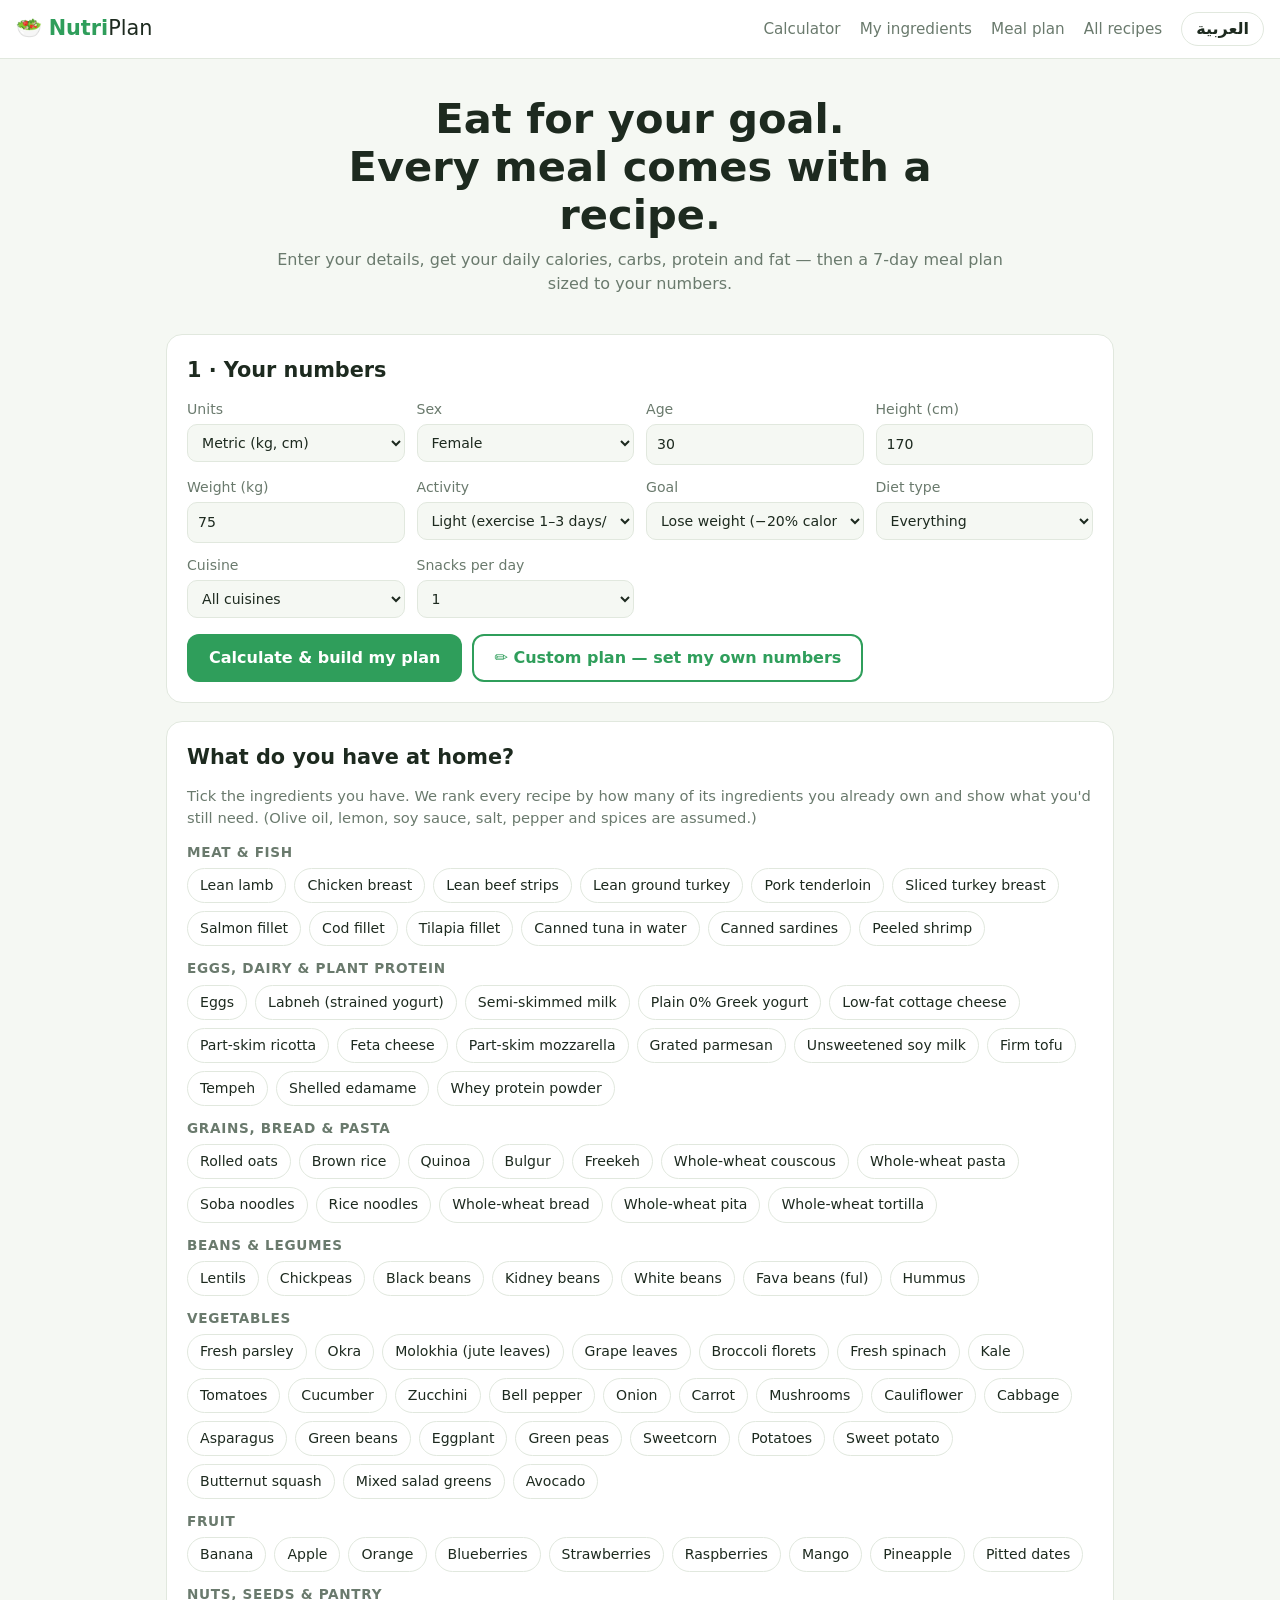
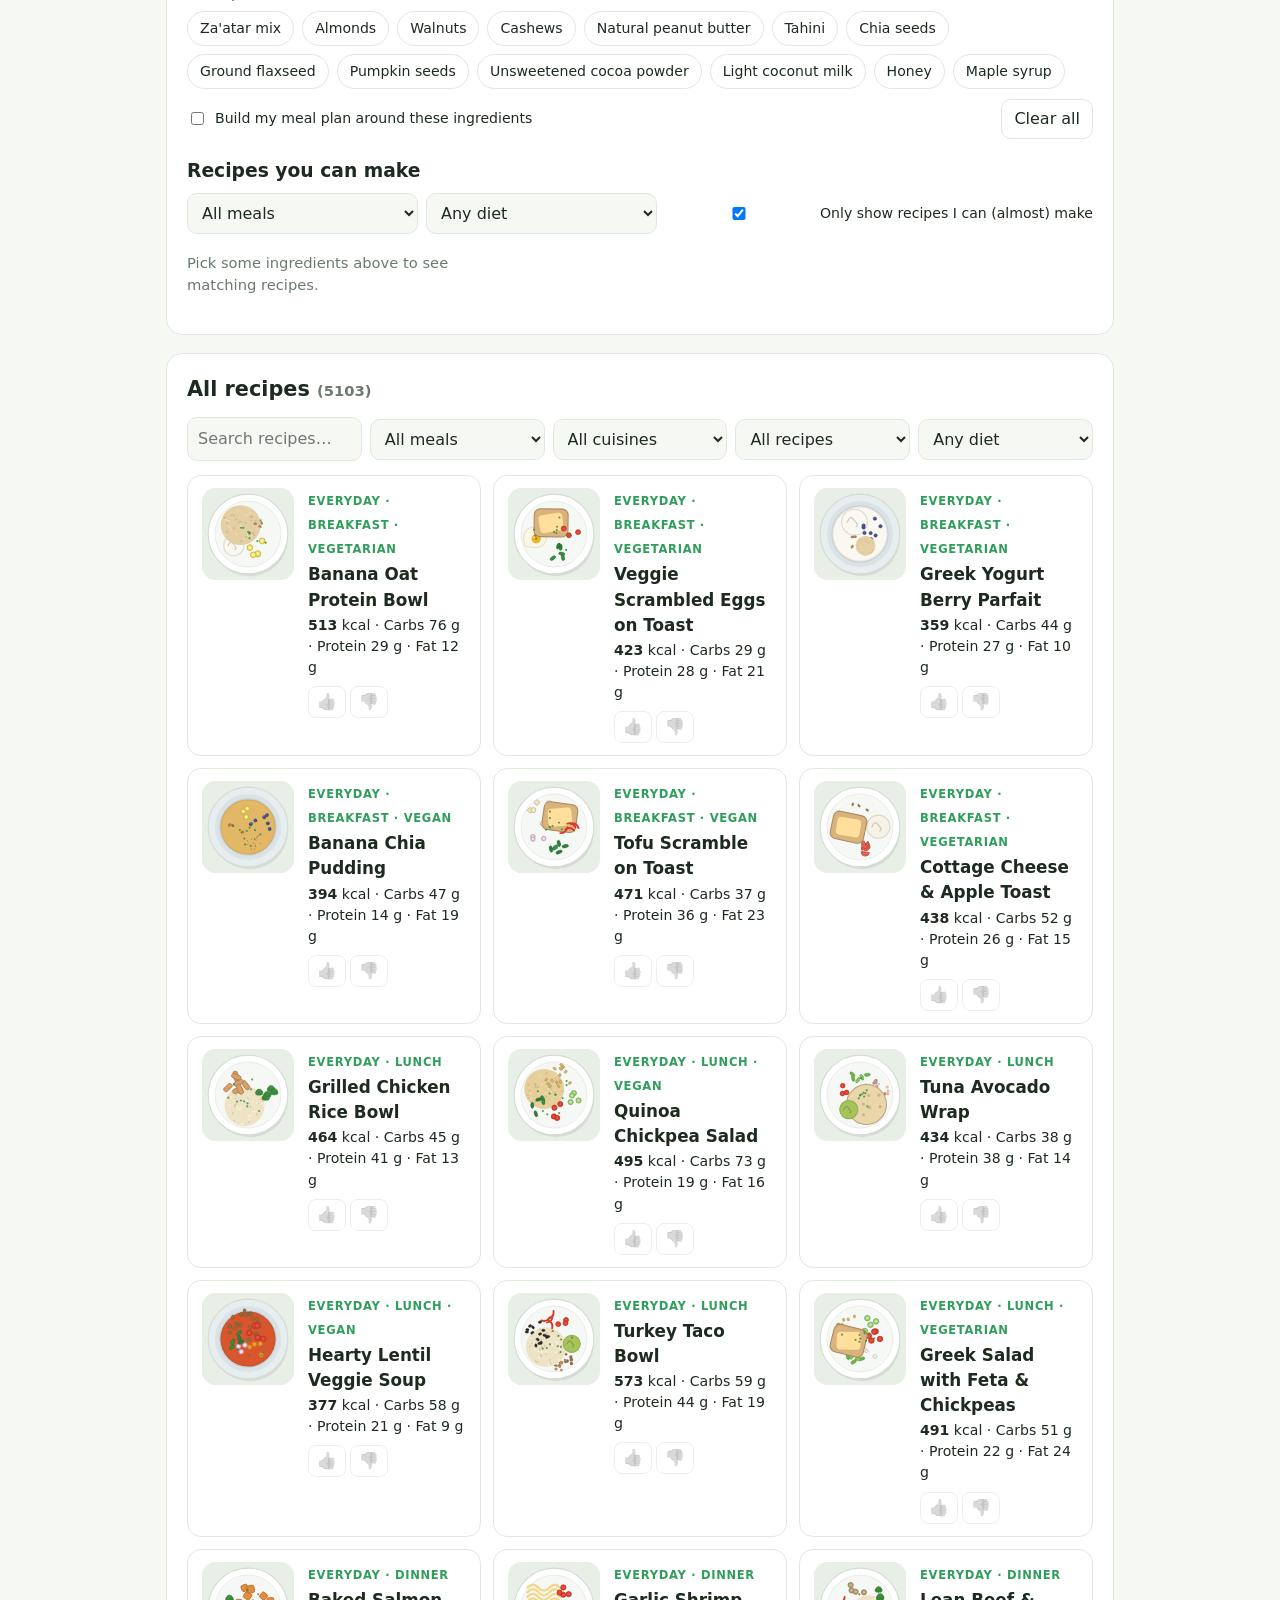
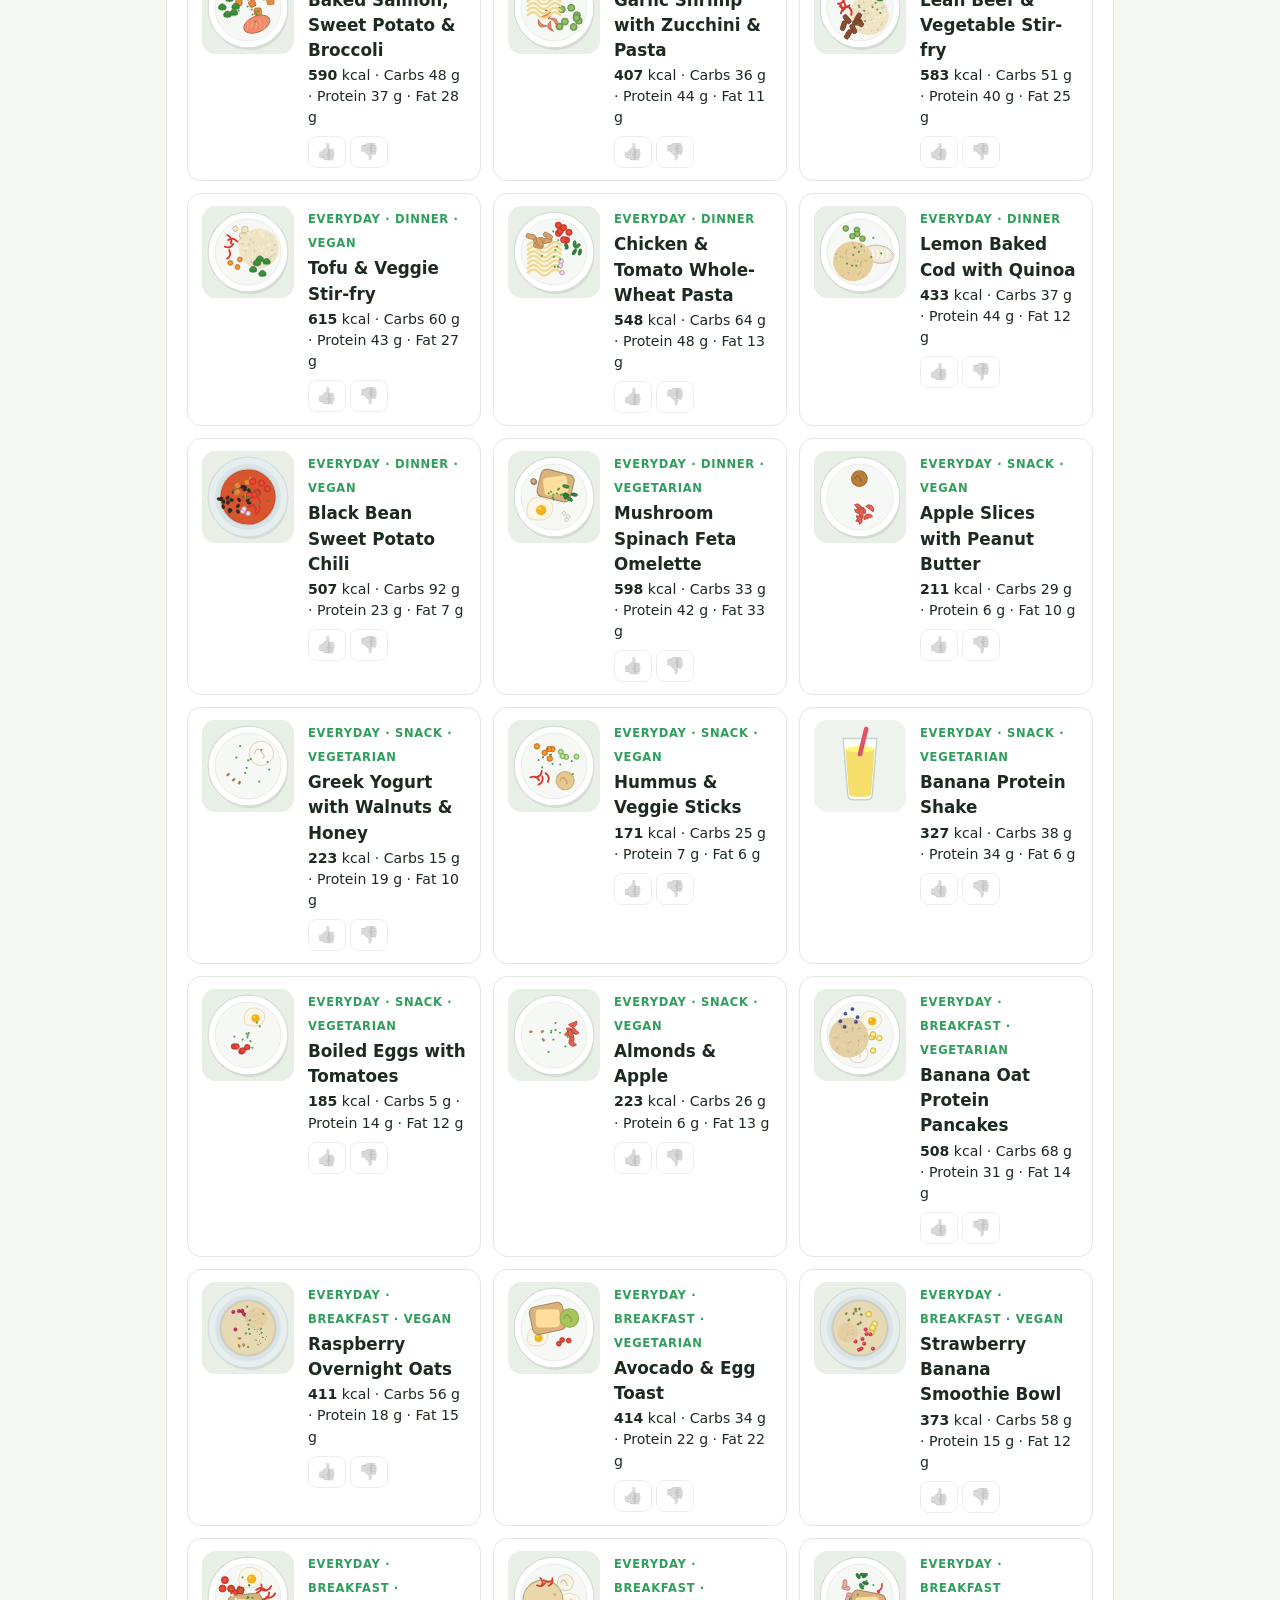
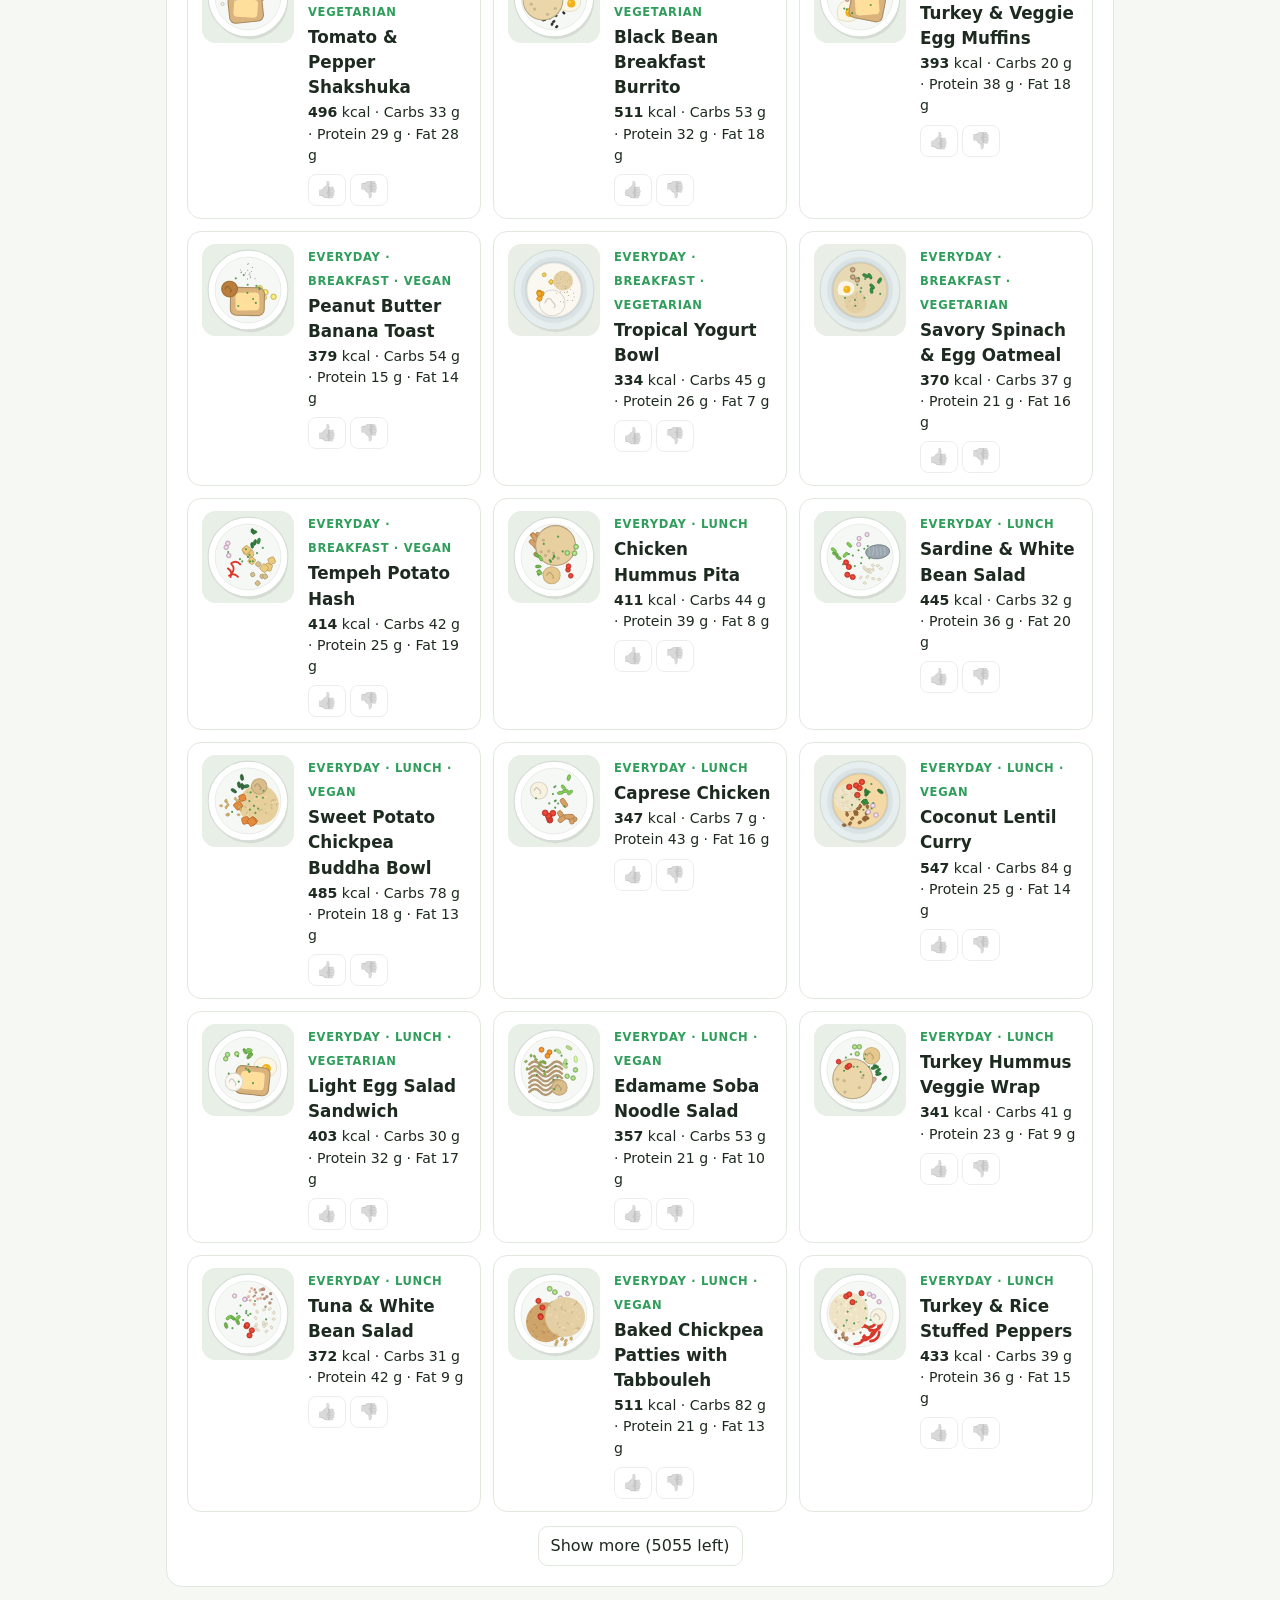
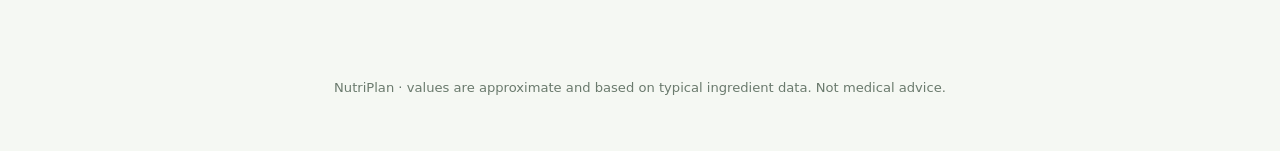
<file: index.html>
<!doctype html>
<html lang="en" dir="ltr">
<head>
<meta charset="utf-8">
<meta name="viewport" content="width=device-width,initial-scale=1">
<title>NutriPlan – Diet meal planner with recipes</title>
<meta name="description" content="Calculate your daily calories, carbs, protein and fat, then get a 7-day meal plan with a full recipe for every meal.">
<link rel="stylesheet" href="https://fonts.googleapis.com/css2?family=Noto+Sans+Arabic:wght@400;600;700&display=swap">
<link rel="stylesheet" href="style.css">
</head>
<body>
<header class="top">
  <a class="brand" href="#" data-i18n-html="brand"></a>
  <nav><a href="#calc" data-i18n="nav_calc"></a> <a href="#pantry" data-i18n="nav_pantry"></a> <a href="#plan" data-i18n="nav_plan"></a> <a href="#recipes" data-i18n="nav_recipes"></a>
    <button type="button" id="lang" class="langbtn" data-i18n="lang_btn" lang="ar"></button></nav>
</header>

<section class="hero">
  <h1 data-i18n-html="hero_h1"></h1>
  <p data-i18n="hero_p"></p>
</section>

<main>
<section id="calc" class="card">
  <h2 data-i18n="h_numbers"></h2>
  <form id="form" autocomplete="off">
    <div class="grid">
      <label><span data-i18n="units"></span>
        <select id="units"><option value="metric" data-i18n="metric"></option><option value="imperial" data-i18n="imperial"></option></select></label>
      <label><span data-i18n="sex"></span>
        <select id="sex"><option value="f" data-i18n="female"></option><option value="m" data-i18n="male"></option></select></label>
      <label><span data-i18n="age"></span> <input id="age" type="number" min="15" max="90" value="30" required></label>
      <label><span id="hlabel"></span> <input id="height" type="number" step="0.1" value="170" required></label>
      <label><span id="wlabel"></span> <input id="weight" type="number" step="0.1" value="75" required></label>
      <label><span data-i18n="activity"></span>
        <select id="activity">
          <option value="1.2" data-i18n="act1"></option>
          <option value="1.375" data-i18n="act2" selected></option>
          <option value="1.55" data-i18n="act3"></option>
          <option value="1.725" data-i18n="act4"></option>
          <option value="1.9" data-i18n="act5"></option>
        </select></label>
      <label><span data-i18n="goal"></span>
        <select id="goal">
          <option value="lose" data-i18n="goal_lose"></option>
          <option value="maintain" data-i18n="goal_maintain"></option>
          <option value="gain" data-i18n="goal_gain"></option>
        </select></label>
      <label><span data-i18n="diet"></span>
        <select id="diet"><option value="any" data-i18n="diet_any"></option><option value="veg" data-i18n="diet_veg"></option><option value="vegan" data-i18n="diet_vegan"></option></select></label>
      <label><span data-i18n="cuisine"></span>
        <select id="cuisine"></select></label>
      <label><span data-i18n="snacks"></span>
        <select id="snacks"><option value="0" data-i18n="snacks_none"></option><option value="1" selected>1</option><option value="2">2</option></select></label>
    </div>
    <div class="btns"><button class="primary" type="submit" data-i18n="btn_calc"></button>
      <button class="secondary" type="button" id="custom" data-i18n="btn_custom"></button></div>
  </form>
</section>

<section id="pantry" class="card">
  <h2 data-i18n="pantry_h"></h2>
  <p class="muted" data-i18n="pantry_p"></p>
  <div id="pantrygroups"></div>
  <div class="rowhead">
    <label class="check"><input type="checkbox" id="usepantry"> <span data-i18n="use_pantry"></span></label>
    <button type="button" id="clearpantry" class="ghost" data-i18n="clear_all"></button>
  </div>
  <h3><span data-i18n="pantry_recipes"></span> <span id="pcount" class="muted"></span></h3>
  <div class="filters">
    <select id="pmeal"><option value="" data-i18n="all_meals"></option><option value="breakfast" data-i18n="breakfast"></option><option value="lunch" data-i18n="lunch"></option><option value="dinner" data-i18n="dinner"></option><option value="snack" data-i18n="snack"></option></select>
    <select id="pdiet"><option value="any" data-i18n="any_diet"></option><option value="veg" data-i18n="diet_veg"></option><option value="vegan" data-i18n="diet_vegan"></option></select>
    <label class="check"><input type="checkbox" id="pall" checked> <span data-i18n="only_ok"></span></label>
  </div>
  <div id="plist" class="rlist"></div>
  <div id="pmore" class="morerow"></div>
</section>

<section id="results" hidden>
  <div class="card">
    <h2 data-i18n="targets_h"></h2>
    <p class="muted" data-i18n="targets_p"></p>
    <div class="targets">
      <div class="donut" id="donut"><div><b id="tkcal"></b><small id="tkunit"></small></div></div>
      <div class="macros">
        <label class="macro"><i class="dot k"></i><span data-i18n="calories"></span><input id="gk" type="number" min="800" max="6000" step="10"><small data-i18n="kcal"></small></label>
        <label class="macro"><i class="dot c"></i><span data-i18n="carbs"></span><input id="gc" type="number" min="0" max="900" step="5"><small data-i18n="g"></small></label>
        <label class="macro"><i class="dot p"></i><span data-i18n="protein"></span><input id="gp" type="number" min="0" max="500" step="5"><small data-i18n="g"></small></label>
        <label class="macro"><i class="dot f"></i><span data-i18n="fat"></span><input id="gf" type="number" min="0" max="300" step="1"><small data-i18n="g"></small></label>
        <div class="goalbar"><span id="gsplit" class="muted"></span><button type="button" class="ghost" id="greset" data-i18n="reset_goals"></button></div>
      </div>
    </div>
    <ul class="facts" id="facts"></ul>
    <p class="note" data-i18n="disclaimer"></p>
  </div>

  <div class="card" id="plan">
    <div class="rowhead">
      <h2 data-i18n="plan_h"></h2>
      <button id="shuffle" class="ghost" data-i18n="new_plan"></button>
    </div>
    <div class="tabs" id="days"></div>
    <div id="daytotals" class="daytotals"></div>
    <div id="meals" class="meals"></div>
  </div>
</section>

<section id="recipes" class="card">
  <h2><span data-i18n="recipes_h"></span> <span id="rcount" class="muted"></span></h2>
  <div class="filters">
    <input id="q" type="search" data-i18n-ph="search_ph">
    <select id="fmeal"><option value="" data-i18n="all_meals"></option><option value="breakfast" data-i18n="breakfast"></option><option value="lunch" data-i18n="lunch"></option><option value="dinner" data-i18n="dinner"></option><option value="snack" data-i18n="snack"></option></select>
    <select id="fcuisine"></select>
    <select id="fpref"><option value="" data-i18n="pref_all"></option><option value="liked" data-i18n="pref_liked"></option><option value="hide" data-i18n="pref_hide"></option></select>
    <select id="fdiet"><option value="any" data-i18n="any_diet"></option><option value="veg" data-i18n="diet_veg"></option><option value="vegan" data-i18n="diet_vegan"></option></select>
  </div>
  <div id="rlist" class="rlist"></div>
  <div id="rmore" class="morerow"></div>
</section>
</main>

<footer><p data-i18n="footer"></p></footer>

<div id="modal" class="modal" hidden>
  <div class="sheet" role="dialog" aria-modal="true" aria-labelledby="mtitle">
    <button class="close" id="mclose" aria-label="Close">×</button>
    <div id="mbody"></div>
  </div>
</div>

<script src="data.js"></script>
<script src="data2.js"></script>
<script src="data3.js"></script>
<script src="ar.js"></script>
<script src="gen.js"></script>
<script src="img.js"></script>
<script src="i18n.js"></script>
<script src="app.js"></script>
</body>
</html>
</file>
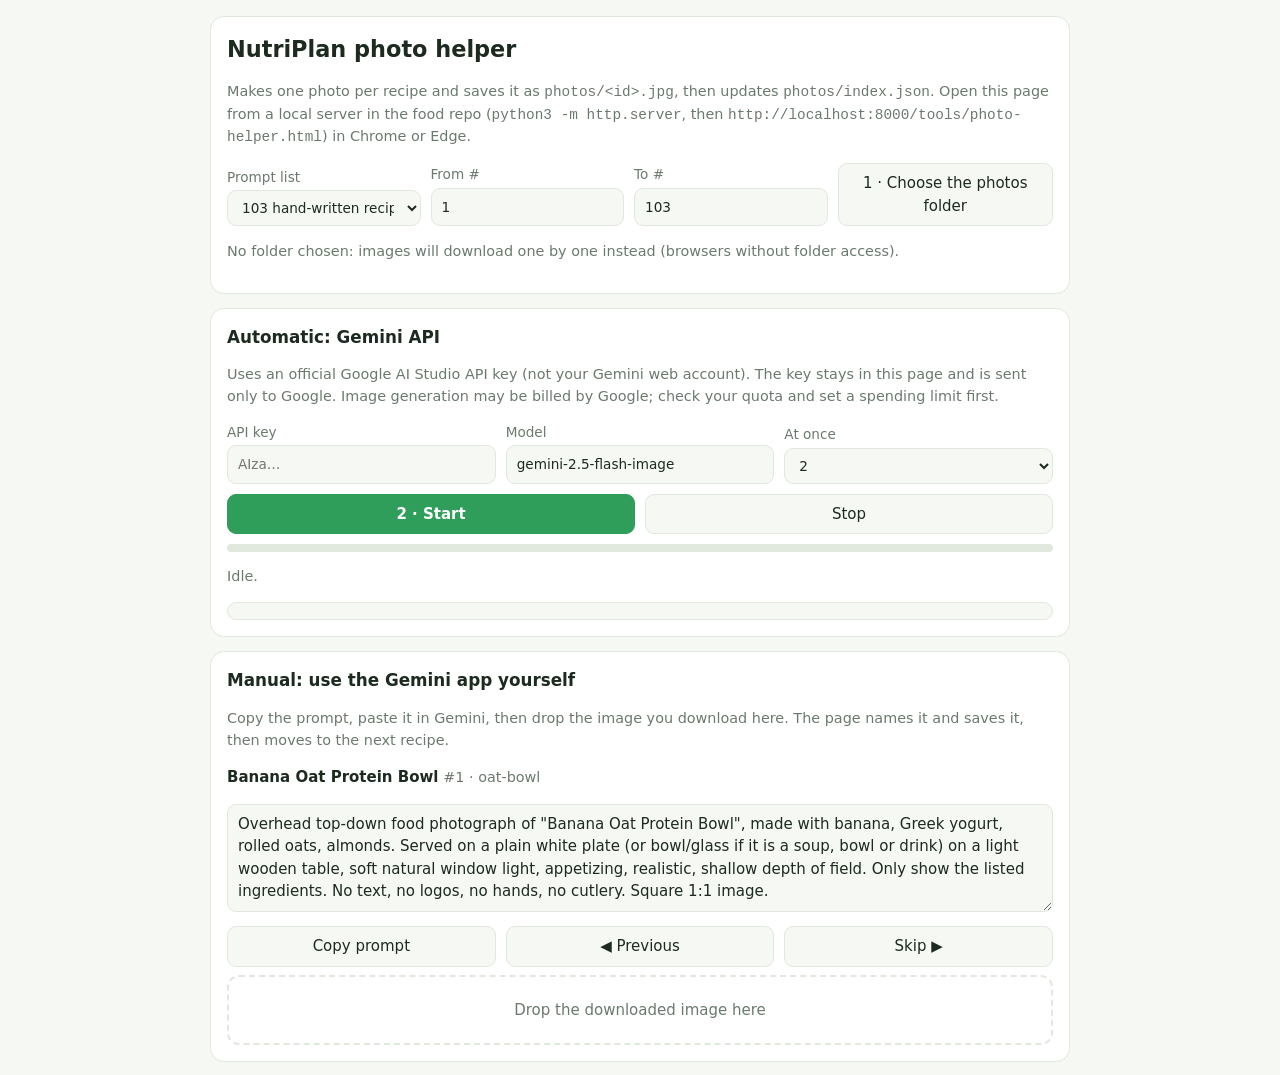
<file: tools/photo-helper.html>
<!doctype html>
<html lang="en">
<head>
<meta charset="utf-8">
<meta name="viewport" content="width=device-width,initial-scale=1">
<title>NutriPlan photo helper</title>
<style>
:root{--bg:#f5f8f3;--card:#fff;--ink:#1d2a1f;--muted:#6a7a6d;--line:#e1e8de;--brand:#2f9e5b;--bad:#d9382c}
@media(prefers-color-scheme:dark){:root{--bg:#121813;--card:#1b231c;--ink:#e8efe9;--muted:#98a89b;--line:#2a352c;--brand:#46c27a}}
*{box-sizing:border-box}body{margin:0;font:15px/1.5 system-ui,sans-serif;background:var(--bg);color:var(--ink);padding:16px}
main{max-width:860px;margin:0 auto;display:grid;gap:14px}
.card{background:var(--card);border:1px solid var(--line);border-radius:14px;padding:16px}
h1{margin:0 0 4px;font-size:1.4rem}h2{margin:0 0 10px;font-size:1.05rem}.muted{color:var(--muted);font-size:.9rem}
label{display:flex;flex-direction:column;gap:3px;font-size:.85rem;color:var(--muted)}
input,select,button,textarea{font:inherit;padding:8px 10px;border:1px solid var(--line);border-radius:9px;background:var(--bg);color:var(--ink)}
button{cursor:pointer}button.go{background:var(--brand);border-color:var(--brand);color:#fff;font-weight:600}
.row{display:flex;gap:10px;flex-wrap:wrap;align-items:end}.row>*{flex:1;min-width:140px}
#log{max-height:260px;overflow:auto;font:12px/1.5 ui-monospace,monospace;background:var(--bg);border:1px solid var(--line);border-radius:9px;padding:8px;white-space:pre-wrap}
.bar{height:8px;background:var(--line);border-radius:4px;overflow:hidden}.bar i{display:block;height:100%;background:var(--brand);width:0}
#grid{display:grid;grid-template-columns:repeat(auto-fill,minmax(64px,1fr));gap:6px}#grid img{width:100%;aspect-ratio:1;object-fit:cover;border-radius:8px}
.drop{border:2px dashed var(--line);border-radius:12px;padding:22px;text-align:center;color:var(--muted)}.drop.over{border-color:var(--brand)}
.bad{color:var(--bad)}
</style>
</head>
<body>
<main>
<div class="card">
  <h1>NutriPlan photo helper</h1>
  <p class="muted">Makes one photo per recipe and saves it as <code>photos/&lt;id&gt;.jpg</code>, then updates <code>photos/index.json</code>. Open this page from a local server in the food repo (<code>python3 -m http.server</code>, then <code>http://localhost:8000/tools/photo-helper.html</code>) in Chrome or Edge.</p>
  <div class="row">
    <label>Prompt list<select id="list"><option value="../photos/prompts.json">103 hand-written recipes</option><option value="../photos/prompts-all.json">All 5,103 recipes</option></select></label>
    <label>From # <input id="from" type="number" min="1" value="1"></label>
    <label>To # <input id="to" type="number" min="1" value="103"></label>
    <button id="folder">1 · Choose the photos folder</button>
  </div>
  <p class="muted" id="folderMsg">No folder chosen: images will download one by one instead (browsers without folder access).</p>
</div>

<div class="card">
  <h2>Automatic: Gemini API</h2>
  <p class="muted">Uses an official Google AI Studio API key (not your Gemini web account). The key stays in this page and is sent only to Google. Image generation may be billed by Google; check your quota and set a spending limit first.</p>
  <div class="row">
    <label>API key <input id="key" type="password" placeholder="AIza…" autocomplete="off"></label>
    <label>Model <input id="model" value="gemini-2.5-flash-image"></label>
    <label>At once <select id="par"><option>1</option><option selected>2</option><option>4</option></select></label>
  </div>
  <div class="row" style="margin-top:10px"><button class="go" id="run">2 · Start</button><button id="stop">Stop</button></div>
  <div class="bar" style="margin-top:10px"><i id="prog"></i></div><p class="muted" id="status">Idle.</p>
  <div id="grid"></div>
  <div id="log"></div>
</div>

<div class="card">
  <h2>Manual: use the Gemini app yourself</h2>
  <p class="muted">Copy the prompt, paste it in Gemini, then drop the image you download here. The page names it and saves it, then moves to the next recipe.</p>
  <p><b id="mName">–</b> <span class="muted" id="mId"></span></p>
  <textarea id="mPrompt" rows="4" style="width:100%" readonly></textarea>
  <div class="row" style="margin:8px 0"><button id="mCopy">Copy prompt</button><button id="mPrev">◀ Previous</button><button id="mNext">Skip ▶</button></div>
  <div class="drop" id="drop">Drop the downloaded image here</div>
</div>
</main>
<script>
const $ = (id) => document.getElementById(id);
let prompts = [], dir = null, have = new Set(), stopFlag = false, mi = 0;
const log = (m, bad) => { const d = document.createElement("div"); if (bad) d.className = "bad"; d.textContent = m; $("log").prepend(d); };

async function load() {
  const r = await fetch($("list").value); prompts = await r.json();
  $("to").value = Math.min(+$("to").value || prompts.length, prompts.length); if ($("list").selectedIndex === 1) $("to").value = prompts.length;
  mi = 0; showManual();
}
$("list").onchange = load;
const range = () => prompts.slice(Math.max(0, +$("from").value - 1), +$("to").value);

// ---- saving ----
async function toJpeg(blob) { // resize to 640px square and re-encode to keep files small
  const bmp = await createImageBitmap(blob), s = Math.min(bmp.width, bmp.height), c = document.createElement("canvas");
  c.width = c.height = 640; c.getContext("2d").drawImage(bmp, (bmp.width - s) / 2, (bmp.height - s) / 2, s, s, 0, 0, 640, 640);
  return new Promise((ok) => c.toBlob(ok, "image/jpeg", 0.82));
}
async function save(id, blob) {
  const jpg = await toJpeg(blob);
  if (dir) { const h = await dir.getFileHandle(id + ".jpg", { create: true }); const w = await h.createWritable(); await w.write(jpg); await w.close(); }
  else { const a = document.createElement("a"); a.href = URL.createObjectURL(jpg); a.download = id + ".jpg"; a.click(); setTimeout(() => URL.revokeObjectURL(a.href), 5000); }
  have.add(id); await writeIndex();
  const img = new Image(); img.src = URL.createObjectURL(jpg); img.title = id; $("grid").append(img);
}
async function writeIndex() {
  if (!dir) return;
  const h = await dir.getFileHandle("index.json", { create: true }), w = await h.createWritable();
  await w.write(JSON.stringify([...have].sort())); await w.close();
}
$("folder").onclick = async () => {
  if (!window.showDirectoryPicker) { alert("Folder access needs Chrome or Edge. Images will download instead."); return; }
  dir = await showDirectoryPicker({ mode: "readwrite" });
  have = new Set();
  try { const f = await (await dir.getFileHandle("index.json")).getFile(); JSON.parse(await f.text()).forEach((x) => have.add(x)); } catch {}
  for await (const [n] of dir.entries()) if (n.endsWith(".jpg")) have.add(n.slice(0, -4));
  $("folderMsg").textContent = `Saving into "${dir.name}". ${have.size} photos already there will be skipped.`;
};

// ---- API mode ----
async function gen(p) {
  const url = `https://generativelanguage.googleapis.com/v1beta/models/${encodeURIComponent($("model").value.trim())}:generateContent`;
  const r = await fetch(url, { method: "POST", headers: { "Content-Type": "application/json", "x-goog-api-key": $("key").value.trim() },
    body: JSON.stringify({ contents: [{ parts: [{ text: p.prompt }] }], generationConfig: { responseModalities: ["IMAGE"] } }) });
  if (r.status === 429 && (p.wait = (p.wait || 0) + 1) <= 3) { log(`Rate limit: waiting 20 s (${p.wait}/3)…`); await new Promise((x) => setTimeout(x, 20000)); return gen(p); }
  if (r.status === 429 || r.status === 403 || r.status === 401) { const e = new Error("HTTP " + r.status + ": " + (await r.text()).slice(0, 200)); e.fatal = true; throw e; }
  if (!r.ok) throw new Error("HTTP " + r.status + ": " + (await r.text()).slice(0, 160));
  const j = await r.json();
  const part = (j.candidates?.[0]?.content?.parts || []).find((x) => x.inlineData || x.inline_data);
  if (!part) throw new Error("no image in the response (blocked or text only)");
  const d = part.inlineData || part.inline_data, bin = atob(d.data), u = new Uint8Array(bin.length);
  for (let i = 0; i < bin.length; i++) u[i] = bin.charCodeAt(i);
  return new Blob([u], { type: d.mimeType || d.mime_type || "image/png" });
}
$("run").onclick = async () => {
  if (!$("key").value.trim()) { alert("Paste your API key first."); return; }
  stopFlag = false; const todo = range().filter((p) => !have.has(p.id)), total = todo.length; let done = 0, failed = 0, q = 0;
  log(`Starting: ${total} to do (${range().length - total} already have photos).`);
  const worker = async () => {
    while (!stopFlag && q < todo.length) {
      const p = todo[q++];
      for (let tries = 0; tries < 2 && !stopFlag; tries++) {
        try { await save(p.id, await gen(p)); done++; break; }
        catch (e) {
          if (e.fatal) { stopFlag = true; log(`Stopped: ${e.message}. Likely the quota or billing limit; run again later.`, true); break; }
          if (tries) { failed++; log(`${p.id} failed: ${e.message}`, true); } else await new Promise((r) => setTimeout(r, 2000));
        }
      }
      $("prog").style.width = Math.round((done + failed) / total * 100) + "%";
      $("status").textContent = `${done} done, ${failed} failed of ${total}.`;
    }
  };
  await Promise.all(Array.from({ length: +$("par").value }, worker));
  log(stopFlag ? "Stopped." : "Finished."); $("status").textContent += " Finished.";
};
$("stop").onclick = () => { stopFlag = true; };

// ---- manual mode ----
const cur = () => range()[mi];
function showManual() { const p = cur(); if (!p) { $("mName").textContent = "All done"; $("mPrompt").value = ""; return; } $("mName").textContent = p.name; $("mId").textContent = `#${mi + 1} · ${p.id}` + (have.has(p.id) ? " (already has a photo)" : ""); $("mPrompt").value = p.prompt; }
$("mCopy").onclick = async () => { try { await navigator.clipboard.writeText($("mPrompt").value); } catch { $("mPrompt").select(); } };
$("mPrev").onclick = () => { mi = Math.max(0, mi - 1); showManual(); };
$("mNext").onclick = () => { mi++; showManual(); };
const drop = $("drop");
["dragover", "dragenter"].forEach((ev) => drop.addEventListener(ev, (e) => { e.preventDefault(); drop.classList.add("over"); }));
["dragleave", "drop"].forEach((ev) => drop.addEventListener(ev, () => drop.classList.remove("over")));
drop.addEventListener("drop", async (e) => {
  e.preventDefault();
  for (const f of e.dataTransfer.files) { const p = cur(); if (!p || !f.type.startsWith("image/")) continue; await save(p.id, f); log(`Saved ${p.id}.jpg`); mi++; showManual(); await $("mCopy").onclick(); }
});
load().catch((e) => log("Could not load the prompt list: " + e.message + ". Serve this folder over http.", true));
</script>
</body>
</html>
</file>
<file: style.css>
:root{--bg:#f5f8f3;--card:#fff;--ink:#1d2a1f;--muted:#6a7a6d;--line:#e1e8de;--brand:#2f9e5b;--brand-d:#237a45;--c:#f5a524;--p:#e5484d;--f:#3b82f6;--chip:#eaf4ec}
@media(prefers-color-scheme:dark){:root{--bg:#121813;--card:#1b231c;--ink:#e8efe9;--muted:#98a89b;--line:#2a352c;--brand:#46c27a;--brand-d:#5fd48d;--chip:#243126}}
*{box-sizing:border-box}
body{margin:0;font:16px/1.5 system-ui,-apple-system,Segoe UI,Roboto,sans-serif;background:var(--bg);color:var(--ink)}
body.noscroll{overflow:hidden}
a{color:inherit}
.top{display:flex;justify-content:space-between;align-items:center;padding:12px 16px;background:var(--card);border-bottom:1px solid var(--line);position:sticky;top:0;z-index:5;flex-wrap:wrap;gap:8px}
.brand{text-decoration:none;font-size:1.3rem}.brand b{color:var(--brand)}
nav a{margin-inline-start:14px;text-decoration:none;color:var(--muted);font-size:.95rem}nav a:hover{color:var(--brand)}
.hero{padding:36px 16px 20px;text-align:center;max-width:760px;margin:0 auto}
.hero h1{font-size:clamp(1.7rem,5vw,2.6rem);line-height:1.15;margin:0 0 10px}
.hero p{color:var(--muted);margin:0}
main{max-width:980px;margin:0 auto;padding:0 16px 40px}
.card{background:var(--card);border:1px solid var(--line);border-radius:16px;padding:20px;margin:18px 0}
h2{margin:0 0 12px;font-size:1.3rem}h3{margin:18px 0 8px}h4{margin:12px 0 6px;font-size:.85rem;text-transform:uppercase;letter-spacing:.05em;color:var(--muted)}
.muted{color:var(--muted);font-size:.92rem;margin:4px 0}
.grid{display:grid;grid-template-columns:repeat(auto-fit,minmax(200px,1fr));gap:12px;margin-bottom:16px}
label{display:flex;flex-direction:column;gap:4px;font-size:.88rem;color:var(--muted)}
input,select,button{font:inherit}
input,select{padding:9px 10px;border:1px solid var(--line);border-radius:10px;background:var(--bg);color:var(--ink);width:100%}
button{cursor:pointer}
.primary{background:var(--brand);color:#fff;border:0;padding:12px 22px;border-radius:12px;font-weight:600}.primary:hover{background:var(--brand-d)}
.ghost{background:transparent;border:1px solid var(--line);color:var(--ink);padding:7px 12px;border-radius:10px}.ghost:hover{border-color:var(--brand);color:var(--brand)}
.rowhead{display:flex;justify-content:space-between;align-items:center;gap:10px;flex-wrap:wrap;margin:10px 0}
.rowhead h2{margin:0}
label.check{flex-direction:row;align-items:center;gap:8px;color:var(--ink)}label.check input{width:auto}
.targets{display:flex;gap:28px;align-items:center;flex-wrap:wrap}
.donut{width:170px;height:170px;border-radius:50%;display:grid;place-items:center;flex:none}
.donut>div{width:122px;height:122px;border-radius:50%;background:var(--card);display:flex;flex-direction:column;align-items:center;justify-content:center}
.donut b{font-size:1.9rem;line-height:1}.donut small{color:var(--muted)}
.macros{display:grid;gap:10px;flex:1;min-width:200px}
.macro{display:flex;align-items:center;gap:10px;padding:10px 14px;border:1px solid var(--line);border-radius:12px}
.macro span{flex:1}.macro b{font-size:1.2rem}
.dot{width:12px;height:12px;border-radius:50%}.dot.c{background:var(--c)}.dot.p{background:var(--p)}.dot.f{background:var(--f)}
.facts{display:flex;flex-wrap:wrap;gap:8px;list-style:none;padding:0;margin:16px 0 8px}
.facts li{background:var(--chip);padding:6px 12px;border-radius:999px;font-size:.88rem}
.note{font-size:.82rem;color:var(--muted);margin:10px 0 0}
.tabs{display:flex;gap:6px;overflow-x:auto;padding-bottom:4px}
.tab{border:1px solid var(--line);background:transparent;color:var(--ink);padding:7px 14px;border-radius:999px;white-space:nowrap}
.tab.on{background:var(--brand);color:#fff;border-color:var(--brand)}
.daytotals{display:grid;grid-template-columns:repeat(auto-fit,minmax(200px,1fr));gap:10px;margin:14px 0}
.bar{font-size:.82rem;color:var(--muted)}.bar i{display:block;height:7px;border-radius:4px;margin-top:3px;background:var(--brand)}
.bar{background:linear-gradient(var(--line),var(--line)) bottom/100% 7px no-repeat;padding-bottom:10px}
.bar i{margin-bottom:-10px;position:relative}
.bar i.c{background:var(--c)}.bar i.p{background:var(--p)}.bar i.f{background:var(--f)}
.meals,.rlist{display:grid;gap:12px}
.rlist{grid-template-columns:repeat(auto-fill,minmax(290px,1fr))}
.meal,.rcard{display:flex;gap:14px;align-items:center;border:1px solid var(--line);border-radius:14px;padding:12px 14px}
.rcard{cursor:pointer;align-items:flex-start}.rcard:hover{border-color:var(--brand)}
.emoji{font-size:2.2rem;flex:none}
.mbody{flex:1;min-width:0}.mbody h3{margin:2px 0;font-size:1.05rem}.mbody p{margin:2px 0}
.mbody h3 a{text-decoration:none}.mbody h3 a:hover{color:var(--brand)}
.tag{text-transform:uppercase;letter-spacing:.06em;color:var(--brand);font-weight:600;font-size:.72rem}
.mac{font-size:.88rem}
.acts{display:flex;flex-direction:column;gap:6px}
.match{font-size:.82rem;color:var(--muted)}.match.full{color:var(--brand);font-weight:600}
.pgroup .chips,.filters{display:flex;flex-wrap:wrap;gap:8px}
.chip{border:1px solid var(--line);background:transparent;color:var(--ink);padding:6px 12px;border-radius:999px;font-size:.88rem}
.chip.on{background:var(--brand);border-color:var(--brand);color:#fff}
.filters{margin-bottom:14px;align-items:center}.filters input,.filters select{width:auto;flex:1;min-width:140px}
.modal{position:fixed;inset:0;background:rgba(0,0,0,.5);display:flex;align-items:center;justify-content:center;padding:16px;z-index:20}
.modal[hidden]{display:none}
.sheet{background:var(--card);border-radius:18px;max-width:560px;width:100%;max-height:90vh;overflow:auto;padding:22px;position:relative}
.close{position:absolute;top:10px;inset-inline-end:12px;border:0;background:transparent;color:var(--muted);font-size:1.8rem;line-height:1}
.mhead{display:flex;gap:14px;align-items:center}.mhead h2{margin:0}.mhead .big{width:120px;height:120px;flex:none;border-radius:16px;overflow:hidden;display:block}.mhead .big svg{display:block;width:100%;height:100%}
.mmac{display:grid;grid-template-columns:repeat(4,1fr);gap:8px;margin:16px 0;text-align:center;font-size:.8rem;color:var(--muted)}
.mmac div{background:var(--chip);border-radius:10px;padding:8px 4px}.mmac b{display:block;font-size:1.05rem;color:var(--ink)}
.ings,.steps{padding-inline-start:22px}.ings li,.steps li{margin:6px 0}
.ings li.have::marker{content:"✓ ";color:var(--brand)}.ings li.miss{color:var(--p)}.ings li.miss::marker{content:"✗ "}
footer{text-align:center;color:var(--muted);font-size:.82rem;padding:20px 16px 40px}
@media(max-width:520px){.meal{flex-wrap:wrap}.acts{flex-direction:row;width:100%}.targets{justify-content:center}}

.step{display:inline-flex;align-items:center;gap:4px}
.step button{width:28px;height:28px;border-radius:8px;border:1px solid var(--line);background:var(--bg);color:var(--ink);font-size:1.1rem;line-height:1;padding:0}
.step button:hover{border-color:var(--brand);color:var(--brand)}
.step b{min-width:2.4em;text-align:center;color:var(--ink)}
.step input{width:70px;text-align:center;padding:5px 4px}
.step.big input{width:80px}.step.big button{width:34px;height:34px}
.servrow{display:flex;justify-content:space-between;align-items:flex-end;gap:12px;flex-wrap:wrap;margin:14px 0 4px}
.ings.edit{list-style:none;padding:0}.ings.edit li{display:flex;align-items:center;gap:8px;margin:8px 0;flex-wrap:wrap}
.ings.edit .unit{color:var(--muted);width:1.6em}.ings.edit .iname{flex:1;min-width:140px}.ings.edit em{color:var(--muted);font-style:normal;font-size:.85em}
.ings.edit li.miss .iname{color:var(--p)}.ings.edit li.have .iname::before{content:"✓ ";color:var(--brand)}

.macro input{width:84px;text-align:end;font-size:1.05rem;font-weight:600}
.macro small{color:var(--muted);width:2.2em}
.dot.k{background:var(--brand)}
.goalbar{display:flex;justify-content:space-between;align-items:center;gap:8px;flex-wrap:wrap}

.btns{display:flex;gap:10px;flex-wrap:wrap}
.secondary{background:transparent;border:2px solid var(--brand);color:var(--brand);padding:10px 20px;border-radius:12px;font-weight:600}
.secondary:hover{background:var(--chip)}

.ghost.edit{border-color:var(--brand);color:var(--brand)}

.prefs{display:inline-flex;gap:4px;margin-top:6px}
.acts .prefs{margin:0;justify-content:center}
.pref{border:1px solid var(--line);background:transparent;border-radius:8px;padding:3px 8px;font-size:1rem;filter:grayscale(1);opacity:.7}
.pref:hover{opacity:1;filter:none}
.pref.on{filter:none;opacity:1}.pref.up.on{border-color:var(--brand);background:var(--chip)}.pref.down.on{border-color:var(--p)}
.rcard.disliked{opacity:.5}

input[type=number]{direction:ltr}
.langbtn{margin-inline-start:14px;border:1px solid var(--line);background:transparent;color:var(--ink);border-radius:999px;padding:4px 14px;font-weight:600}
.langbtn:hover{border-color:var(--brand);color:var(--brand)}
:root[lang="ar"] body{font-family:"Noto Sans Arabic",Tahoma,"Segoe UI",system-ui,sans-serif}
:root[lang="ar"] .tag,:root[lang="ar"] h4{letter-spacing:0;text-transform:none}
.ings.edit .unit{width:2.6em}

.morerow{display:flex;justify-content:center;margin-top:14px}

.thumb{width:92px;height:92px;flex:none;border-radius:14px;overflow:hidden;background:var(--chip);align-self:flex-start}
.meal .thumb{align-self:center}
.thumb svg{display:block;width:100%;height:100%}
@media(max-width:520px){.thumb{width:76px;height:76px}.mhead .big{width:92px;height:92px}}
.meal,.rcard{min-width:0}.mbody{min-width:0;overflow-wrap:anywhere}
@media(max-width:520px){.acts{flex-wrap:wrap}}

.thumb img,.mhead .big img{display:block;width:100%;height:100%;object-fit:cover}
</file>
